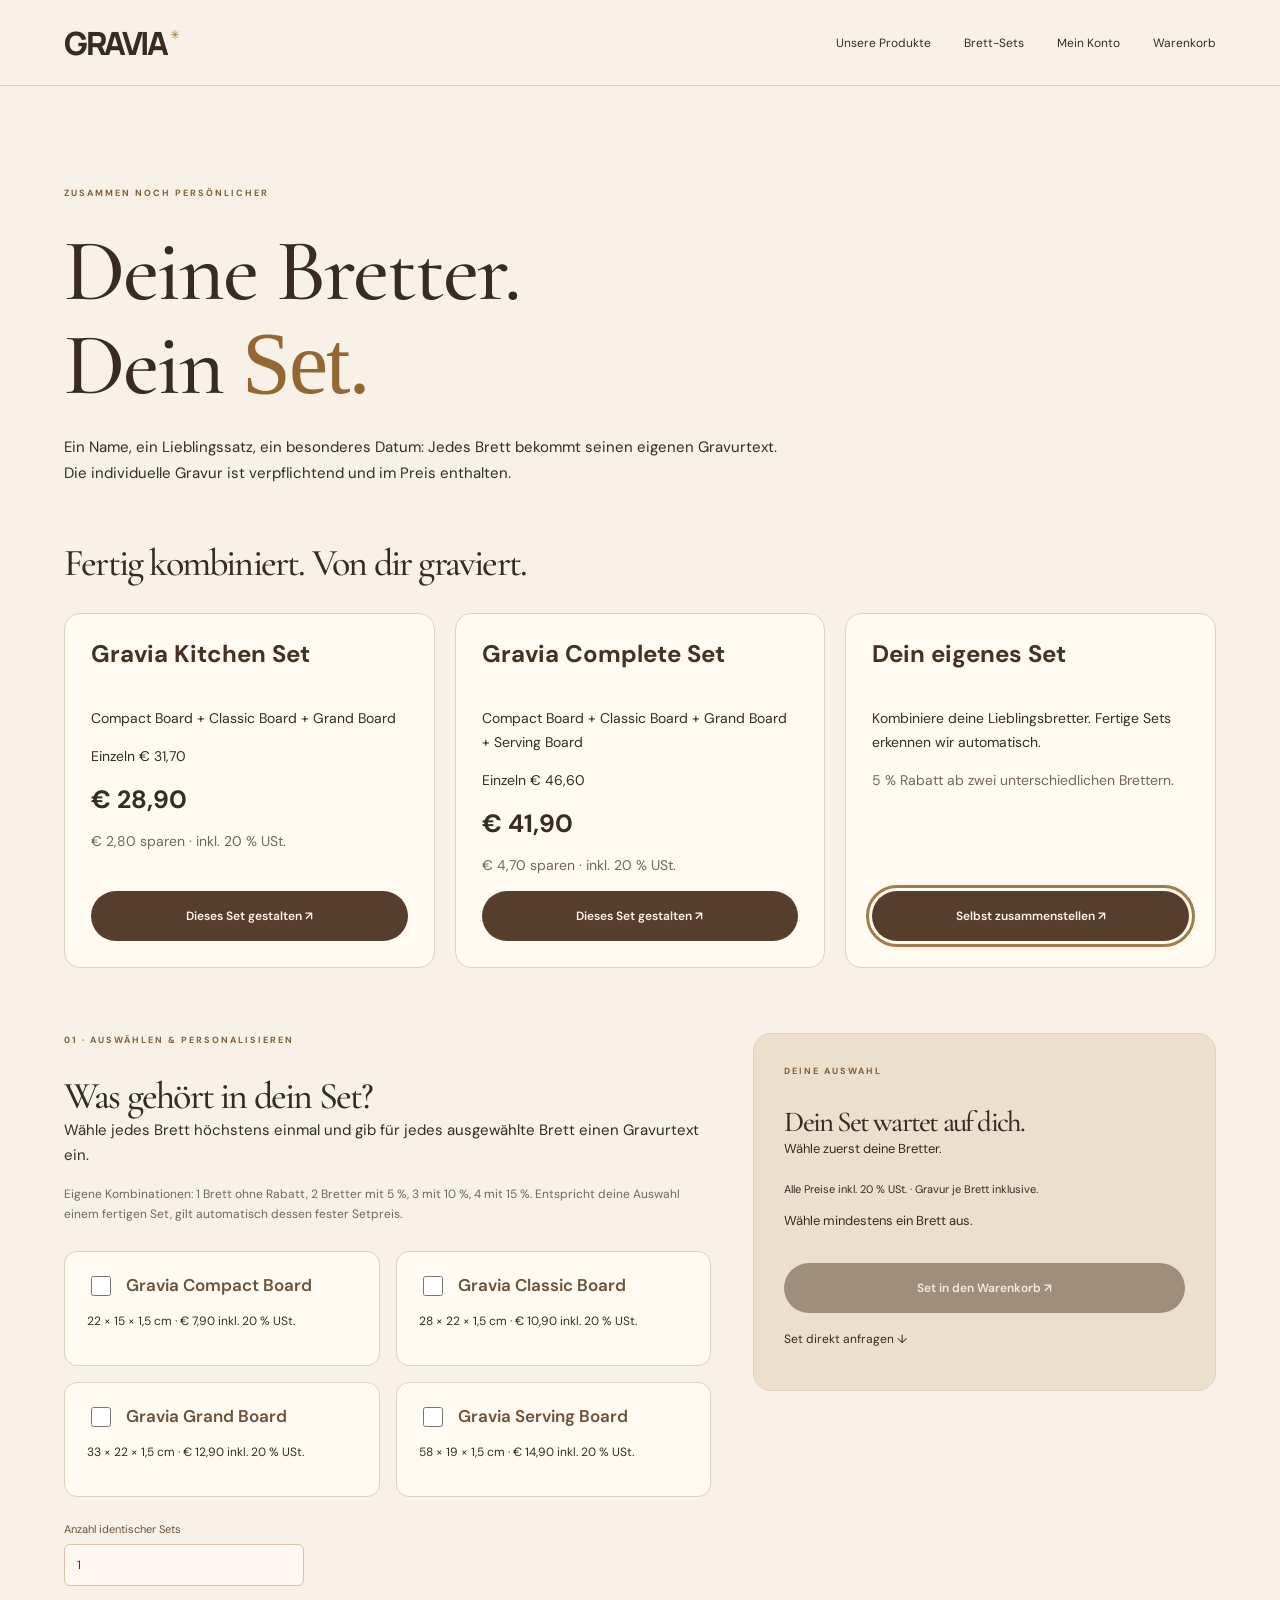
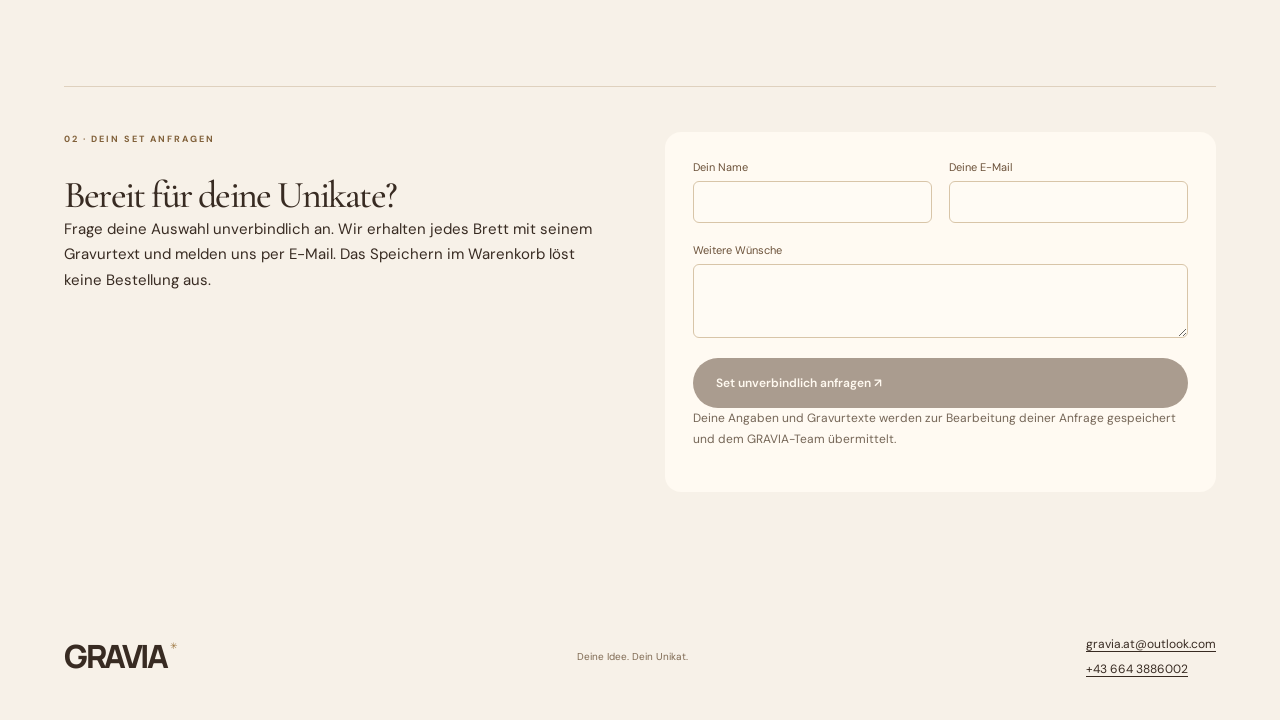
<file: website/sets.html>
<!DOCTYPE html>
<html lang="de">
<head>
  <meta charset="UTF-8"><meta name="viewport" content="width=device-width, initial-scale=1">
  <meta name="description" content="Dein Gravia Brett-Set: Kitchen Set, Complete Set oder deine eigene Kombination. Individuelle Gravur auf jedem Brett inklusive.">
  <title>Brett-Sets mit persönlicher Gravur — GRAVIA</title>
  <link rel="stylesheet" href="style.css"><link rel="stylesheet" href="sets.css">
</head>
<body>
<a class="skip-link" href="#main">Zum Inhalt springen</a>
<header class="header"><a class="logo" href="index.html">GRAVIA<span>✳</span></a><nav aria-label="Hauptnavigation"><a href="index.html#produkte">Unsere Produkte</a><a href="sets.html" aria-current="page">Brett-Sets</a></nav><button class="menu-toggle" aria-label="Menü öffnen" aria-expanded="false">☰</button></header>
<main id="main" class="section sets-page">
  <div class="sets-heading"><p class="eyebrow">ZUSAMMEN NOCH PERSÖNLICHER</p><h1>Deine Bretter.<br>Dein <em>Set.</em></h1><p>Ein Name, ein Lieblingssatz, ein besonderes Datum: Jedes Brett bekommt seinen eigenen Gravurtext. Die individuelle Gravur ist verpflichtend und im Preis enthalten.</p></div>
  <section aria-labelledby="preset-heading"><h2 id="preset-heading">Fertig kombiniert. Von dir graviert.</h2><div id="set-presets" class="set-presets"></div></section>
  <section id="konfigurator" class="set-builder" aria-labelledby="builder-heading">
    <div><p class="eyebrow">01 · AUSWÄHLEN & PERSONALISIEREN</p><h2 id="builder-heading">Was gehört in dein Set?</h2><p>Wähle jedes Brett höchstens einmal und gib für jedes ausgewählte Brett einen Gravurtext ein.</p><p class="set-hint">Eigene Kombinationen: 1 Brett ohne Rabatt, 2 Bretter mit 5 %, 3 mit 10 %, 4 mit 15 %. Entspricht deine Auswahl einem fertigen Set, gilt automatisch dessen fester Setpreis.</p>
      <form id="set-design-form"><div id="set-products" class="set-products"></div><label class="set-quantity" for="set-quantity">Anzahl identischer Sets<input id="set-quantity" type="number" min="1" max="1000" step="1" value="1" required></label></form>
    </div>
    <aside class="set-summary" aria-labelledby="set-title">
      <p class="eyebrow">DEINE AUSWAHL</p><h2 id="set-title">Dein Set wartet auf dich.</h2><p id="set-recognition" role="status" aria-live="polite">Wähle zuerst deine Bretter.</p>
      <ul id="set-selected"></ul>
      <dl id="set-prices" hidden><div><dt>Zwischensumme pro Set</dt><dd id="set-subtotal"></dd></div><div><dt id="set-discount-label">Rabatt</dt><dd id="set-discount"></dd></div><div class="set-total"><dt>Preis pro Set</dt><dd id="set-total"></dd></div><div><dt id="set-grand-label">Gesamt · 1 Set</dt><dd id="set-grand-total"></dd></div></dl>
      <p class="set-tax">Alle Preise inkl. 20 % USt. · Gravur je Brett inklusive.</p>
      <p id="set-engraving-status">Wähle mindestens ein Brett aus.</p>
      <button type="button" id="set-add" class="button dark" disabled>Set in den Warenkorb ↗</button><a href="#anfrage" class="text-link">Set direkt anfragen ↓</a>
      <p id="set-status" role="status" aria-live="polite">Set-Auswahl wird geladen …</p><a id="set-cart-link" class="text-link" href="warenkorb.html" hidden>Zum Warenkorb ↗</a>
    </aside>
  </section>
  <section id="anfrage" class="set-inquiry" aria-labelledby="set-inquiry-heading"><div><p class="eyebrow">02 · DEIN SET ANFRAGEN</p><h2 id="set-inquiry-heading">Bereit für deine Unikate?</h2><p>Frage deine Auswahl unverbindlich an. Wir erhalten jedes Brett mit seinem Gravurtext und melden uns per E-Mail. Das Speichern im Warenkorb löst keine Bestellung aus.</p></div>
    <form id="set-inquiry-form"><div class="form-row"><label>Dein Name<input name="name" minlength="2" maxlength="100" autocomplete="name" required></label><label>Deine E-Mail<input name="email" type="email" maxlength="254" autocomplete="email" required></label></div><label>Weitere Wünsche<textarea name="message" maxlength="2500" rows="3"></textarea></label><div hidden><input name="website" tabindex="-1" autocomplete="off"></div><button id="set-send" class="button dark" disabled>Set unverbindlich anfragen ↗</button><p class="set-hint">Deine Angaben und Gravurtexte werden zur Bearbeitung deiner Anfrage gespeichert und dem GRAVIA-Team übermittelt.</p><p id="set-inquiry-status" role="status" aria-live="polite"></p></form>
  </section>
  <noscript>Bitte aktiviere JavaScript, um dein Set auszuwählen und für jedes Brett eine Gravur einzugeben.</noscript>
</main>
<footer><a class="logo" href="index.html">GRAVIA<span>✳</span></a><p>Deine Idee. Dein Unikat.</p><address class="footer-contact"><a href="mailto:gravia.at@outlook.com">gravia.at@outlook.com</a><a href="tel:+436643886002">+43 664 3886002</a></address></footer>
<script src="boards.js"></script><script src="sets-core.js"></script><script src="script.js"></script><script src="shop.js"></script><script src="sets.js"></script>
</body></html>
</file>
<file: website/style.css>
@import url('https://fonts.googleapis.com/css2?family=DM+Sans:wght@400;450;500;550;600;650;700&family=Manrope:wght@400;500;600;650;700;750;800&family=Cormorant+Garamond:ital,wght@0,500;0,600;1,500;1,600&display=swap');
:root{--bg:#f7f6f2;--ink:#242a24;--muted:#77796f;--green:#426b45;--line:#dedfd6}*{box-sizing:border-box}html{scroll-behavior:smooth;scroll-padding-top:95px}body{margin:0;background:var(--bg);color:var(--ink);font-family:'DM Sans',sans-serif;font-size:15px}a{color:inherit;text-decoration:none}button,input,select,textarea{font:inherit}button,a,input,select,textarea{-webkit-tap-highlight-color:transparent}button,a{touch-action:manipulation}button{cursor:pointer}a:focus-visible,button:focus-visible{outline:3px solid #80a877;outline-offset:5px}.header{height:99px;max-width:1440px;margin:auto;padding:0 5%;display:flex;align-items:center;justify-content:space-between;border-bottom:1px solid var(--line)}.logo{font-family:'Manrope',sans-serif;font-size:32px;letter-spacing:-2px;font-weight:800}.logo span{font:12px 'DM Sans',sans-serif;vertical-align:top;display:inline-block;margin:6px 0 0 4px;letter-spacing:0}.header nav{display:flex;gap:33px;font-size:13px}.header nav a:hover,.text-link:hover{color:var(--green)}.nav-cta{border:1px solid #bbbfb2;padding:13px 20px;border-radius:5px;font-size:13px}.nav-cta span{margin-left:22px}.menu-toggle{display:none}.hero{max-width:1440px;margin:auto;display:grid;grid-template-columns:1fr 1fr;padding:54px 5% 55px;gap:45px;min-height:642px}.hero-copy{padding:20px 0 0}.eyebrow{font-size:10px;letter-spacing:1.65px;font-weight:700;display:flex;align-items:center;gap:9px;margin:0 0 25px}.dot{width:7px;height:7px;border-radius:50%;background:#64865a;display:inline-block}h1,h2,h3,p{margin-top:0}h1,h2{font-family:'Manrope',sans-serif;letter-spacing:-3.8px;font-weight:500}h1{font-size:clamp(58px,6.4vw,92px);line-height:1.09;margin-bottom:24px}em{font-style:normal;color:var(--green)}.intro{font-size:15px;line-height:1.9;color:#74766b;max-width:370px}.hero-actions{display:flex;gap:25px;align-items:center;margin-top:30px}.button{display:inline-flex;justify-content:space-between;align-items:center;gap:26px;padding:17px 21px;border-radius:4px;border:0;font-size:12px;font-weight:600;transition:background .2s,transform .2s}.button:hover{transform:translateY(-2px)}.dark{background:#293d2b;color:#fff}.dark:hover{background:#426b45}.light{background:var(--bg);color:var(--ink)}.text-link{font-size:12px;display:inline-flex;gap:16px;align-items:center;background:transparent;border:0;padding:0}.hero-note{display:flex;gap:14px;align-items:center;font-size:10px;color:#7e8075;line-height:1.6;margin-top:40px}.hero-note strong{font-weight:500;color:#494f43}.small-icon{font-size:37px;color:#6e8462}.hero-visual{position:relative;border-radius:7px;overflow:visible;min-height:490px;background:#918774}.hero-visual>img{position:absolute;inset:0;width:100%;height:100%;object-fit:cover;border-radius:7px;filter:brightness(.78) saturate(.65)}.visual-shade{position:absolute;inset:0;border-radius:7px;background:linear-gradient(180deg,#0002,transparent 40%,#1117)}.image-topline{position:absolute;left:26px;right:26px;top:26px;display:flex;justify-content:space-between;color:white;font-size:8px;letter-spacing:1.6px}.hero-image-caption{position:absolute;bottom:30px;left:30px;right:30px;color:white;display:flex;justify-content:space-between;align-items:end;font-size:29px;line-height:1.25;letter-spacing:-1px}.hero-image-caption a{border-radius:50%;width:45px;height:45px;background:#f7f6f2;color:#333;display:grid;place-items:center}.round-stamp{position:absolute;right:-20px;top:45%;background:#dce4bd;border:6px solid var(--bg);height:111px;width:111px;border-radius:50%;display:flex;flex-direction:column;align-items:center;justify-content:center;font-size:8px;line-height:1.05;letter-spacing:1.5px;transform:rotate(13deg);color:#42573c}.round-stamp span{font-size:30px;margin-top:5px}.values-strip{border-block:1px solid var(--line);display:flex;justify-content:space-between;padding:23px 8%;gap:20px;font-size:19px}.values-strip span{display:flex;align-items:center;gap:13px;color:#69805b}.values-strip b{font-size:11px;font-weight:500;color:#646a5d}.section{max-width:1440px;padding:85px 5%;margin:auto}.section-heading{display:flex;justify-content:space-between;align-items:end;margin-bottom:30px}.section-heading .eyebrow{margin-bottom:17px}h2{font-size:44px;line-height:1.2;letter-spacing:-2px;margin-bottom:0}h2>span{color:#85877b}.section-heading>p{font-size:12px;color:var(--muted);line-height:1.9;margin-bottom:5px}.filter-bar{display:flex;gap:9px;margin:35px 0 25px}.filter{background:transparent;border:1px solid #dcded3;color:#737969;border-radius:30px;padding:10px 18px;font-size:11px}.filter.active{background:#2d402d;color:#fff;border-color:#2d402d}.filter span{font-size:9px;opacity:.65;margin-left:8px}.product-grid{display:grid;grid-template-columns:repeat(4,1fr);gap:20px}.product[hidden]{display:none}.product-image{height:285px;display:block;position:relative;overflow:hidden;border-radius:5px}.tag{position:absolute;top:16px;left:14px;font-size:7px;letter-spacing:.8px;color:#5e6255;z-index:2}.product-arrow{position:absolute;bottom:13px;right:13px;background:#fff9;border-radius:50%;height:29px;width:29px;display:grid;place-items:center;transition:transform .2s}.product-image:hover .product-arrow{transform:rotate(45deg)}.product-meta{display:flex;justify-content:space-between;align-items:center;gap:5px;margin:18px 0 6px}.product-meta h3{font-size:14px;font-weight:550;letter-spacing:-.3px;margin:0}.product-meta>span{font-size:9px;color:#96998c}.product>p{font-size:10px;color:#858779;line-height:1.6;margin-bottom:15px}.category-label{font-size:7px;letter-spacing:1px;color:#646f58}.board-scene{background:#e8e3d8;perspective:700px}.board{width:64%;height:72%;position:absolute;top:19%;left:18%;border-radius:38% 38% 10px 10px / 17% 17% 10px 10px;background:repeating-linear-gradient(93deg,#c8955d22 0px,#e7bd8922 2px,#986b3022 3px,#d5a77022 8px),linear-gradient(100deg,#c39358,#e1b47b 45%,#c39156);transform:rotate(-14deg) rotateX(14deg);box-shadow:7px 16px 20px #6c4f3638,inset -4px -3px 0 #ab7b48}.board-hole{width:12px;height:12px;position:absolute;top:13px;left:calc(50% - 6px);background:#e8e3d8;border-radius:50%;box-shadow:inset 1px 2px 2px #704d39}.board>span{position:absolute;text-align:center;width:100%;top:41%;font-family:Georgia,serif;font-size:18px;color:#79562f}.board b{font-size:26px;font-style:italic;font-weight:400}.board small{display:block;font:5px sans-serif;letter-spacing:1px;margin-top:12px}.jewelry-scene{background:radial-gradient(ellipse at 30% 20%,#f3eee6,#ded5c9)}.necklace{position:absolute;width:180px;height:230px;left:50%;top:15px;transform:translateX(-50%) rotate(-13deg)}.chain{height:168px;width:124px;border:3px solid #ba9a58;border-top:0;border-radius:0 0 70% 65%;position:absolute;left:25px;top:0;box-shadow:2px 2px 2px #846d4120,inset 1px 0 1px #fff}.pendant{position:absolute;left:70px;top:159px;width:44px;height:49px;background:linear-gradient(120deg,#dfc988,#b69248 40%,#f4dfa4 70%,#bb934d);border-radius:50%;display:grid;place-items:center;font:25px Georgia;color:#8f722f;box-shadow:4px 7px 8px #58452133;border:2px solid #dbbf79}.cards-scene{background:#e4e7de;perspective:800px}.playing-cards{display:flex;position:absolute;top:66px;left:12%;width:80%;transform:rotate(-8deg)}.playing-card{height:119px;width:66px;flex-shrink:0;margin-left:-13px;border-radius:6px;background:#fffdf6;box-shadow:0 1px 5px #0002;padding:10px;font:18px Georgia;color:#384534;transform:rotate(-8deg)}.playing-card:nth-child(2){transform:rotate(-2deg)}.playing-card:nth-child(3){transform:rotate(4deg)}.playing-card:nth-child(4){transform:rotate(10deg)}.playing-card span{display:block;font-size:27px;text-align:center;margin-top:14px}.playing-card.red{color:#a65343}.card-holder{position:absolute;top:178px;left:10%;width:80%;height:53px;background:repeating-linear-gradient(0deg,#607653,#607653 2px,#6b805c 3px);transform:rotate(-8deg) skewX(-5deg);border-radius:5px 5px 10px 10px;box-shadow:5px 15px 14px #334a3425;border-top:8px solid #394b35}.card-holder span{color:#c8d0b7;font-size:8px;position:absolute;left:35%;top:16px;letter-spacing:2px}.custom-scene{background:#e8dfd5}.vase{position:absolute;top:82px;left:28%;width:45%;height:142px;display:flex;transform:rotate(-8deg);border-radius:18px 18px 27px 27px;background:#b56c4b;box-shadow:10px 18px 15px #653d3026;overflow:hidden;border-top:12px solid #a76546}.vase i{height:100%;flex:1;background:linear-gradient(90deg,#a76041,#c28c68 55%,#b17250);border-radius:8px}.custom-star{position:absolute;right:30px;top:60px;font-size:52px;color:#9e6346}.product-disclaimer{font-size:9px;color:#8a8d81;margin:24px 0 0}.process{border-top:1px solid var(--line)}.steps{display:grid;grid-template-columns:repeat(3,1fr);gap:45px;margin-top:50px}.steps article{border-top:1px solid #cbd1c0;padding-top:20px}.steps article>span{font-size:12px;color:#718065}.steps h3{font-weight:500;font-size:19px;margin:22px 0 12px}.steps p{font-size:13px;line-height:1.8;color:#7b8073;max-width:300px}.business{background:#2d402e;color:#f5f4eb;display:grid;grid-template-columns:1fr 1fr;gap:80px}.business .eyebrow{color:#b8c8a4}.business h2{font-size:54px}.business p:not(.eyebrow){font-size:13px;line-height:1.9;color:#c5cfbb;max-width:410px;margin:23px 0 28px}.business-art{position:relative;min-height:330px}.art-label,.art-caption{position:absolute;font-size:8px;letter-spacing:1.5px;color:#aabb98;left:15px;top:0}.art-caption{top:auto;bottom:0}.logo-tile{position:absolute;width:190px;height:210px;border-radius:6px;display:grid;place-content:center;box-shadow:8px 15px 25px #17231830}.tile-back{background:#a5b395;color:#384c33;left:12%;top:35px;transform:rotate(-15deg);font-size:30px;font-weight:700;line-height:1}.tile-front{background:repeating-linear-gradient(90deg,#d1ad7b,#d8b586 3px,#d1ad7b 5px);color:#66543e;left:40%;top:80px;transform:rotate(9deg);font-size:25px;letter-spacing:-1px;font-family:Georgia,serif}.tile-front span{font:6px 'DM Sans',sans-serif;letter-spacing:2px;margin-top:14px;text-align:center}.about{display:grid;grid-template-columns:1fr 1fr;gap:70px}.about h2{font-size:38px}.about-lead{font-size:20px;line-height:1.6;letter-spacing:-.5px}.about p:not(.eyebrow):not(.about-lead){font-size:13px;line-height:1.9;color:var(--muted)}.about-tags{display:flex;flex-wrap:wrap;gap:8px;margin-top:24px}.about-tags span{font-size:9px;border:1px solid #d9ddd0;padding:8px 10px;border-radius:20px}.contact{background:#e9ede1;display:grid;grid-template-columns:1fr 1fr;gap:70px}.contact h2{font-size:51px}.contact p:not(.eyebrow){font-size:13px;line-height:1.8;color:#717b65;margin-top:23px}.contact-star{font-size:83px;display:block;color:#647c52;margin-top:24px}.form-row{display:grid;grid-template-columns:1fr 1fr;gap:17px}label{display:block;font-size:11px;color:#49543f;margin-bottom:20px}input,select,textarea{display:block;width:100%;padding:12px 0;border:0;border-bottom:1px solid #bfc8b3;border-radius:0;background:transparent;font-size:12px;color:var(--ink);outline-offset:4px;margin-top:7px}textarea{resize:vertical}input::placeholder,textarea::placeholder{color:#929989}.contact form .form-note{font-size:10px;margin:16px 0 0;max-width:440px}.request-result{margin-top:25px;border-top:1px solid #bfc8b3;padding-top:20px}footer{display:flex;align-items:center;justify-content:space-between;gap:20px;padding:35px 5%;max-width:1440px;margin:auto}footer p,footer span,footer>a:last-child{font-size:10px;color:#7e8374;margin:0}footer .logo{font-size:26px}footer .logo span{font-size:9px}.menu-toggle{background:none;border:0;font-size:24px}@media(min-width:1500px){.business,.contact{border-radius:8px}}@media(max-width:1050px){.hero{gap:25px}.hero-actions{flex-wrap:wrap;gap:18px}.hero-visual{min-height:470px}.product-grid{grid-template-columns:repeat(2,1fr);gap:30px 20px}.product-image{height:340px}.board{width:55%;left:23%}.necklace{top:50px}.playing-cards{top:105px;left:25%}.card-holder{top:210px;left:15%;width:70%}.vase{top:105px;height:170px}.section-heading>p{max-width:240px}.business{gap:30px}.logo-tile{width:150px;height:185px}.about,.contact{gap:35px}.header nav{gap:20px}.values-strip{padding-inline:5%}}@media(max-width:700px){.header{height:77px}.header .logo{font-size:28px}.header nav{display:none;position:absolute;top:77px;left:0;right:0;z-index:10;background:var(--bg);padding:25px 5%;border-bottom:1px solid var(--line);flex-direction:column}.header nav.open{display:flex}.nav-cta{margin-left:auto;margin-right:15px;padding:10px 12px;font-size:10px}.nav-cta span{margin-left:9px}.menu-toggle{display:block}.hero{grid-template-columns:1fr;padding-top:28px;gap:32px}.hero-copy{padding-top:5px}h1{font-size:65px;letter-spacing:-3px}.eyebrow{font-size:8px}.intro{font-size:14px}.hero-note{margin-top:25px}.hero-visual{min-height:380px}.round-stamp{right:-10px;width:95px;height:95px}.values-strip{display:grid;grid-template-columns:1fr 1fr;gap:20px}.values-strip b{font-size:9px}.values-strip span{gap:9px}.section{padding:55px 5%}.section-heading{display:block}.section-heading>p{max-width:none;margin-top:22px}h2{font-size:36px}.filter-bar{gap:6px;flex-wrap:wrap}.filter{font-size:10px;padding:9px 12px}.product-grid{gap:27px 14px}.product-image{height:220px}.tag{font-size:5px;left:8px;top:12px;letter-spacing:.5px}.product-meta h3{font-size:12px}.product-meta>span{display:none}.product>p{font-size:10px}.category-label{font-size:6px}.board{width:69%;left:16%;height:73%;top:19%}.board>span{font-size:13px}.board b{font-size:19px}.board small{font-size:4px}.necklace{transform:translateX(-50%) rotate(-13deg) scale(.76);top:-9px}.playing-cards{left:9%;top:54px;transform:rotate(-8deg) scale(.78);transform-origin:left top}.card-holder{top:148px;left:10%;width:80%;height:39px;border-top-width:6px}.card-holder span{font-size:5px;left:27%;top:12px}.vase{top:64px;height:120px;width:51%;left:24%}.custom-star{font-size:34px;top:40px;right:16px}.steps{grid-template-columns:1fr;gap:20px;margin-top:30px}.steps h3{margin-top:15px}.steps p{max-width:none}.process .text-link{margin-top:23px}.business,.about,.contact{grid-template-columns:1fr;gap:32px}.business h2,.contact h2{font-size:45px}.business-art{min-height:290px}.logo-tile{width:160px;height:180px}.tile-front{top:70px;left:42%}.about h2{font-size:35px}.contact-star{display:none}.form-row{grid-template-columns:1fr;gap:0}footer{flex-wrap:wrap;gap:20px}footer>p{width:55%;text-align:right}footer>span{font-size:9px}footer>a:last-child{font-size:9px}}@media(prefers-reduced-motion:reduce){html{scroll-behavior:auto}*{transition:none!important}}

/* Lokale GRAVIA-Markenmotive in ihrem vollständigen Bildformat. */
.hero-visual.hero-brand{min-height:0;align-self:center;aspect-ratio:661 / 569;background:#e5dfd4;overflow:hidden}
.hero-visual.hero-brand>img{position:static;display:block;width:100%;height:auto;object-fit:contain;filter:none}
.hero-brand-link{position:absolute;right:20px;bottom:20px;width:43px;height:43px;display:grid;place-items:center;background:#f7f6f2e6;border:1px solid #ffffff70;border-radius:50%;font-size:24px;transition:background .2s}
.hero-brand-link:hover{background:#fff}
.about-brand-image{display:block;width:100%;height:auto;margin-top:30px;border-radius:6px}

/* GRAVIA — Editorial design system */
:root{--bg:#f8f7f3;--ink:#242b25;--muted:#666e60;--green:#486447;--line:#dedfd6}
body{background:var(--bg)}
.skip-link{position:fixed;top:-100px;left:20px;z-index:100;background:var(--ink);color:white;padding:15px}.skip-link:focus{top:15px}
.announcement{background:#283c2d;color:#e5e9dc;display:flex;justify-content:center;gap:28px;padding:11px 20px;font-size:10px;letter-spacing:.6px}.announcement a{color:#d6e9b3}.announcement a span{margin-left:8px}
.header{position:sticky;top:0;z-index:20;height:86px;max-width:none;background:#f8f7f3ed;backdrop-filter:blur(18px);padding-inline:max(5%,calc((100vw - 1296px)/2));transition:box-shadow .25s}.header.scrolled{box-shadow:0 5px 25px #25332409}.logo{letter-spacing:-2.5px}.logo span{color:#6b8458}.header nav{font-size:12px}.nav-cta{border-radius:30px;background:#293d2b;color:white;border-color:#293d2b;padding:13px 20px}.nav-cta:hover{background:#496747}
.hero{padding-top:68px;padding-bottom:66px;gap:36px;align-items:center;min-height:650px;position:relative}.hero-copy{padding-top:0}.hero-edition{display:block;font-size:9px;letter-spacing:2.3px;color:#68745e;margin-bottom:26px}.hero .eyebrow{font-size:9px;letter-spacing:1.3px;margin-bottom:23px}.hero h1{font-size:clamp(60px,6.8vw,94px);letter-spacing:-5px;line-height:1.08}.hero h1 em{font-family:Georgia,serif;font-style:italic;font-weight:400;letter-spacing:-4px}.hero .intro{font-size:15px;line-height:1.9;max-width:355px}.hero-actions{gap:20px}.button{border-radius:30px;padding:17px 23px;font-size:12px}.hero-note{margin-top:35px}.hero-visual.hero-brand{border-radius:180px 180px 18px 18px;box-shadow:0 22px 45px -25px #574a3438;border:1px solid #e6e0d6;isolation:isolate}.hero-visual.hero-brand>img{padding:30px 0 42px;background:#e4ddd1;mix-blend-mode:multiply}.image-label{position:absolute;top:32px;left:0;right:0;text-align:center;font-size:8px;letter-spacing:2px;color:#615e51;z-index:1}.image-footnote{position:absolute;bottom:27px;left:25px;font-size:10px;color:#625e51;letter-spacing:.4px}.hero-brand-link{width:39px;height:39px;bottom:17px}.values-strip{max-width:1296px;margin:auto;padding:24px 1%;font-size:22px}.values-strip b{font-size:11px}.section{padding-top:100px;padding-bottom:100px}.eyebrow{color:#526448;letter-spacing:2px;font-size:9px}h2{font-size:48px;letter-spacing:-2.3px;line-height:1.16}h2>span{color:#929686}.section-heading>p{font-size:13px}.filter-bar{margin:35px 0 30px;gap:10px}.filter{padding:12px 20px;font-size:12px;transition:background .2s,color .2s}.filter:not(.active):hover{background:#e9eddf;color:#35492d}.product-grid{gap:25px}.product{min-width:0}.product-image{height:300px;border-radius:13px;transition:box-shadow .3s,transform .3s}.product-image:hover{transform:translateY(-5px);box-shadow:0 17px 30px #3b412416}.tag{top:17px;left:14px;font-size:6px;padding:8px 10px;border-radius:20px;background:#ffffff75;letter-spacing:.65px}.product-arrow{height:35px;width:35px;bottom:15px;right:15px}.product-meta h3{font-size:15px}.product-meta{margin-top:21px}.product>p{font-size:11px;color:#626b59}.category-label{font-size:8px;letter-spacing:1.2px;color:#64715a}.product-disclaimer{font-size:10px;margin-top:30px;color:#707866}
.studio{display:grid;grid-template-columns:1.1fr 1fr;gap:85px;background:#eeeee7;border-block:1px solid #e0e1d7;align-items:center}.studio-preview{min-height:390px;display:flex;flex-direction:column;align-items:center;justify-content:space-between;border:1px solid #d9ddce;background:radial-gradient(ellipse at 50% 35%,#faf9f4,#e4e6da);border-radius:18px;padding:24px;overflow:hidden}.preview-top{display:flex;justify-content:space-between;gap:10px;width:100%;font-size:8px;letter-spacing:1px;color:#59654f}.live-badge{color:#567349}.preview-object{width:85%;min-height:175px;margin:55px 0;display:flex;flex-direction:column;justify-content:center;align-items:center;text-align:center;padding:22px;border-radius:20px;transform:rotate(-7deg);transition:background .3s,box-shadow .3s,color .3s;box-shadow:8px 22px 25px #51452a26}.preview-object.wood{background:repeating-linear-gradient(93deg,#bb8c5122 0px,#e7bd8922 3px,#986b3022 4px,#d5a77022 9px),linear-gradient(100deg,#cba16c,#e1bd8c 45%,#cfa773);color:#694d2b;border-bottom:5px solid #b78c59}.preview-object.metal{background:linear-gradient(120deg,#aaada9,#f0f0e9 35%,#bfc0b7 65%,#e2e4dd);color:#51584f;border-bottom:5px solid #9b9f96}.preview-object.print{background:repeating-linear-gradient(0deg,#647953 0,#647953 2px,#70845e 3px);color:#edf0e4;border-bottom:5px solid #485d3e}.preview-object>span{font:italic 30px Georgia,serif;overflow-wrap:anywhere;max-width:100%;line-height:1.3}.preview-object small{font-size:6px;letter-spacing:2px;margin-top:20px}.preview-note{font-size:9px;line-height:1.6;color:#707761;margin:0;text-align:center}.studio-controls>p:not(.eyebrow){font-size:13px;color:#66715e;line-height:1.9;max-width:360px;margin:22px 0}.studio-controls>label{display:flex;justify-content:space-between;margin-bottom:0}.studio-controls>label span{font-size:10px;color:#727b67}.studio-controls>input{padding:14px 16px;background:#ffffffa6;border:1px solid #cdd4c1;border-radius:8px;font-size:14px;margin-top:9px}.material-options{border:0;padding:0;margin:23px 0;display:flex;gap:10px;flex-wrap:wrap}.material-options legend{font-size:11px;margin-bottom:12px;color:#49543f}.material-options label{display:flex;align-items:center;gap:8px;position:relative;border:1px solid #ced5c1;border-radius:30px;padding:10px 14px;cursor:pointer;margin:0}.material-options label:has(input:checked){background:#fff;border-color:#536b42;box-shadow:0 0 0 1px #536b42}.material-options input{position:absolute;opacity:0;width:1px;height:1px;pointer-events:none}.material-options label:has(input:focus-visible){outline:3px solid #80a877;outline-offset:3px}.swatch{width:15px;height:15px;border-radius:50%;border:1px solid #0001}.wood-swatch{background:#cea46d}.metal-swatch{background:linear-gradient(120deg,#a4a8a0,#f3f4ee,#9da399)}.print-swatch{background:#6b8158}.studio-controls p.studio-hint{font-size:10px;margin:10px 0 0}
.steps{gap:25px}.steps article{border:1px solid #dfe2d6;border-radius:14px;padding:27px;background:linear-gradient(140deg,#fff9,#f0f1e9)}.steps article>span{font:32px 'Manrope',sans-serif;color:#899a7a;letter-spacing:-1px}.steps h3{font-size:18px;letter-spacing:-.4px}.steps p{font-size:12px;margin-bottom:0}.business{border-radius:20px;max-width:1296px;padding:65px 6%;background:radial-gradient(ellipse at 90% 0%,#4e6445,#293e30 65%);position:relative;overflow:hidden}.business h2{font-size:60px;font-weight:400}.business .button{margin-top:5px}.business-art{align-self:center}.about{align-items:center;gap:80px}.about-brand-image{border-radius:14px;margin-top:30px}.about-lead{font-size:23px;line-height:1.6}.about-tags span{font-size:10px}.about h2{font-size:40px}.faq{border-top:1px solid var(--line);display:grid;grid-template-columns:.85fr 1.15fr;gap:80px;padding-top:65px}.faq>div>p:not(.eyebrow){font-size:12px;color:#6a7460;line-height:1.8;margin-top:20px}.faq-list details{border-bottom:1px solid #d8ddce}.faq-list summary{cursor:pointer;list-style:none;padding:22px 35px 22px 0;font-size:14px;position:relative;font-weight:500}.faq-list summary::-webkit-details-marker{display:none}.faq-list summary:after{content:'+';position:absolute;right:3px;top:18px;font-size:22px;font-weight:400;color:#607550}.faq-list details[open] summary:after{content:'−'}.faq-list details p{font-size:13px;line-height:1.9;color:#6c7562;padding-right:25px;margin:0 0 22px}.faq-list summary:focus-visible{outline:2px solid #6a805b;outline-offset:4px}
.contact{background:#e8eddf;border-radius:24px 24px 0 0;gap:70px;align-items:start}.contact h2{font-size:56px}.contact h2 em{font:italic 1.12em Georgia,serif}.contact-promise{display:flex;gap:17px;align-items:center;margin-top:40px}.contact-promise>span{display:grid;place-items:center;height:46px;width:46px;border:1px solid #b4c2a4;border-radius:50%;font-size:24px}.contact .contact-promise p{font-size:11px;margin:0}#inquiry-form{background:#ffffffa3;border:1px solid #fff;border-radius:17px;padding:30px;box-shadow:0 12px 45px #38492a06}.contact .form-title{display:flex;justify-content:space-between;color:#34422d;font-size:18px;letter-spacing:-.4px;margin:0 0 28px}input,select,textarea{border:1px solid #d3dbc9;background:#fff9;padding:12px;border-radius:6px}input:focus,select:focus,textarea:focus{outline:2px solid #708c60;border-color:transparent}.contact form .form-note{font-size:10px;color:#666f5e}.contact form .button{width:100%}.request-result textarea{font-size:12px;line-height:1.7}footer{padding-block:42px}footer .logo{font-size:32px}
.reveal{transition:opacity .65s ease,translate .65s ease}.reveal.pending{opacity:0;translate:0 22px}
@media(min-width:1450px){.contact{max-width:1296px}.studio{border-radius:20px;max-width:1296px;padding-inline:6%}}
@media(max-width:1100px){.header nav{gap:18px}.hero h1{font-size:70px;letter-spacing:-4px}.hero-actions{gap:16px}.product-image{height:330px}.studio{gap:40px}.section{padding-top:70px;padding-bottom:70px}.business{margin-inline:3%;padding:55px 5%}.faq{gap:40px}.contact{gap:35px}#inquiry-form{padding:24px}.contact h2{font-size:45px}}
@media(max-width:700px){.announcement{font-size:8px;gap:15px;padding:10px}.header{height:73px}.header nav{top:73px;background:#f8f7f3}.nav-cta{font-size:9px;padding:10px 12px}.hero{padding-top:37px;padding-bottom:35px;gap:33px;min-height:0}.hero-edition{font-size:8px;margin-bottom:20px}.hero h1{font-size:clamp(53px,12vw,76px);letter-spacing:-3px}.hero h1 em{letter-spacing:-2px}.hero .eyebrow{font-size:8px}.hero .intro{font-size:14px}.hero-actions{flex-wrap:wrap}.hero-visual.hero-brand{border-radius:140px 140px 14px 14px;max-width:480px;width:100%;margin:auto;aspect-ratio:auto}.hero-note{margin-top:24px}.image-label{font-size:7px;top:24px}.image-footnote{font-size:9px;left:20px}.values-strip{margin:0 5%;padding:19px 0}.values-strip b{font-size:9px}.section{padding-top:55px;padding-bottom:55px}h2{font-size:36px}.product-grid{gap:28px 14px}.product-image{height:225px}.tag{font-size:5px;padding:6px;left:7px;top:11px}.product-meta h3{font-size:12px}.product>p{font-size:10px}.category-label{font-size:6px}.product-arrow{width:28px;height:28px;right:10px;bottom:10px}.filter-bar{gap:6px;margin:25px 0}.filter{padding:10px 13px;font-size:10px}.studio{grid-template-columns:1fr;gap:30px}.studio-preview{min-height:310px;padding:20px;order:2}.preview-object{margin:38px 0;min-height:150px}.studio-controls h2 br{display:none}.studio-controls>p:not(.eyebrow){max-width:none}.studio-controls .button{width:100%}.preview-object>span{font-size:27px}.steps{gap:13px}.steps article{padding:22px}.steps h3{margin-top:15px}.steps article>span{font-size:27px}.business{border-radius:16px;margin-inline:4%;padding:38px 6%}.business h2{font-size:47px}.business-art{min-height:290px}.about{gap:28px}.about-lead{font-size:20px}.about h2{font-size:35px}.faq{grid-template-columns:1fr;gap:20px}.faq-list summary{font-size:13px}.contact{gap:30px;border-radius:18px 18px 0 0}.contact h2{font-size:44px}.contact-promise{margin-top:20px}#inquiry-form{padding:22px 18px}.form-row{grid-template-columns:1fr}.contact .form-title{font-size:17px}input,select,textarea{font-size:16px}.contact form .form-note{font-size:10px}footer{padding-top:30px;padding-bottom:30px}}
@media(prefers-reduced-motion:reduce){.reveal.pending{opacity:1;translate:none}.reveal{transition:none}}

/* Warm wood, brushed gold and contemporary editorial typography. */
:root{--bg:#f7f1e8;--ink:#382b22;--muted:#756657;--green:#936632;--line:#dfd1be;--wood:#62442e;--gold:#a1763b}
body{background:var(--bg);color:var(--ink)}
h1,h2{font-family:'Cormorant Garamond',Georgia,serif;font-weight:500;letter-spacing:-1.8px}
h3{color:#443225}h2>span{color:#8b7662}em{color:#936632}
.announcement{background:#493426;color:#f6ebda}.announcement a{color:#e3c18b}
.header{background:#f7f1e8ed;border-color:#dfd1be}.header.scrolled{box-shadow:0 5px 25px #5133190c}.logo span{color:#9b743d}
.nav-cta,.dark{background:#573e2c;border-color:#573e2c;color:#fff8ed}.nav-cta:hover,.dark:hover{background:#765338}.light{background:#fcf5e9;color:#493426}
.eyebrow,.hero-edition{color:#806039}.dot{background:#a77e43}.small-icon{color:#a5814e}.hero-note,.hero-note strong{color:#79634d}
.hero h1{font-size:clamp(68px,7.4vw,105px);letter-spacing:-3px;line-height:.98}.hero h1 em,.contact h2 em{font-family:'Cormorant Garamond',Georgia,serif;font-weight:500;font-style:italic;letter-spacing:-2px}.hero h1 em{font-size:1.04em}.hero .intro{color:#796a5c}.hero{gap:44px;min-height:620px}
.hero-visual.hero-brand{aspect-ratio:auto;border-radius:18px;border-color:#e0d1bd;background:#e9dfcf;box-shadow:0 25px 55px -30px #67442450}
.hero-visual.hero-brand>img{display:block;padding:0;margin:52px 0 58px;width:100%;height:auto;mix-blend-mode:normal;background:transparent;border-radius:0}
.image-label{color:#776044;top:23px;letter-spacing:2.4px}.image-footnote{color:#725c43;bottom:25px}.hero-brand-link{background:#fff7e7;color:#62442e}
.values-strip span{color:#a17d49}.values-strip b{color:#75634e}.section-heading>p,.product>p,.product-disclaimer{color:#786b5c}.category-label{color:#8a673a}.filter{color:#796247;border-color:#deceb7}.filter.active{background:#60452f;border-color:#60452f}.filter:not(.active):hover{background:#ecdfcb;color:#60452f}
.product-image{border:1px solid #5e39290a}.board-scene{background:#ece0cd}.jewelry-scene{background:radial-gradient(ellipse at 30% 20%,#fbf1df,#e6d5bb)}.cards-scene{background:#e9e1d5}.custom-scene{background:#e5d7c6}.tag{color:#69523c;background:#fff9edb5}.product-arrow{color:#66472d;background:#fff9edbf}
.studio{background:#eee3d3;border-color:#e0d1bb}.studio-preview{background:radial-gradient(ellipse at 50% 35%,#fbf4e9,#e8d9c3);border-color:#dcccaf}.preview-top,.live-badge,.preview-note{color:#795c3a}.studio-controls>p:not(.eyebrow),.studio-controls>label span{color:#796752}.studio-controls>input{background:#fff9ef;border-color:#cfbda1}.material-options legend{color:#674d34}.material-options label{border-color:#d0bb9b;color:#6a5138}.material-options label:has(input:checked){background:#fff8eb;border-color:#9a7547;box-shadow:0 0 0 1px #9a7547}
.steps article{border-color:#dfcfb8;background:linear-gradient(140deg,#fffaf1,#f0e5d5)}.steps article>span{color:#a7804c;font-family:'Cormorant Garamond',Georgia,serif;font-size:42px}.steps p{color:#7b6956}
.business{background:radial-gradient(ellipse at 90% 0%,#775a3d,#402d21 70%);color:#fff1da}.business .eyebrow{color:#e2bf87}.business p:not(.eyebrow){color:#e1cdb0}.art-label,.art-caption{color:#d4b382}.tile-back{background:#bca17a;color:#4e3825}.business h2{letter-spacing:-1px}.about p:not(.eyebrow):not(.about-lead){color:#786957}.about-tags span{border-color:#ddcbb1;color:#765b3f}.about-lead{color:#58412e}.about-brand-image{border:1px solid #e0d1bb}
.gratitude{display:grid;grid-template-columns:1.15fr 1fr;gap:75px;align-items:center;padding-top:15px;padding-bottom:90px}.gratitude-image{margin:0}.gratitude-image img{display:block;width:100%;height:auto;border-radius:16px;box-shadow:0 15px 40px -22px #573b2650}.gratitude-copy h2{font-size:54px;line-height:1.05}.gratitude-copy h2 em{font-style:italic}.gratitude-copy>p:not(.eyebrow){font-size:14px;line-height:1.9;color:#7c6853;max-width:360px;margin:23px 0}.gratitude-copy .text-link{padding-bottom:8px;border-bottom:1px solid #c9b18b;color:#785732;margin-top:5px}
.faq-list details{border-color:#deceb8}.faq-list summary:after{color:#946d39}.faq-list details p,.faq>div>p:not(.eyebrow){color:#7b6853}.contact{background:#ecdfcb}.contact p:not(.eyebrow){color:#7c654d}.contact-promise>span{border-color:#c9ad84;color:#866036}#inquiry-form{background:#fffaf1bd;border-color:#fff7e9;box-shadow:0 12px 45px #6b462009}.contact .form-title{color:#60452f}.contact form .form-note{color:#796752}label{color:#6b5139}input,select,textarea{border-color:#d8c5a8;background:#fffcf6a6;color:#483525}input::placeholder,textarea::placeholder{color:#8b7964}input:focus,select:focus,textarea:focus{outline-color:#a9844e}.request-result{border-color:#d0b996}footer p,footer span,footer>a:last-child{color:#7e6952}
a:focus-visible,button:focus-visible,.faq-list summary:focus-visible,.material-options label:has(input:focus-visible){outline-color:#a77d42}
@media(max-width:1100px){.hero h1{font-size:76px}.hero{gap:30px}.gratitude{gap:40px}.gratitude-copy h2{font-size:46px}}
@media(max-width:700px){.header nav{background:#f7f1e8}.hero{min-height:0;gap:30px}.hero h1{font-size:clamp(61px,13.5vw,86px);letter-spacing:-2px}.hero h1 em{letter-spacing:-1.8px}.hero-visual.hero-brand{border-radius:14px}.hero-visual.hero-brand>img{margin:45px 0 52px}.image-label{top:20px}.image-footnote{bottom:22px}h2{font-size:41px;letter-spacing:-1px}.about h2{font-size:39px}.contact h2{font-size:48px}.gratitude{grid-template-columns:1fr;gap:30px;padding-top:0;padding-bottom:55px}.gratitude-copy h2{font-size:45px}.gratitude-copy>p:not(.eyebrow){max-width:none;font-size:13px}.gratitude-image img{border-radius:12px}.steps article>span{font-size:35px}}

/* Inquiry feedback */
#inquiry-form .form-trap { display: none !important; }
.inquiry-status { overflow-wrap: anywhere; line-height: 1.6; }
.inquiry-status:empty { display: none; }
.inquiry-status[data-state="success"] { border-left: 3px solid #386247; padding: 12px 16px; background: #edf5ee; color: #244b30; }
.inquiry-status[data-state="error"] { border-left: 3px solid #983e2d; padding: 12px 16px; background: #fff0ea; color: #823424; }
#inquiry-form button:disabled { opacity: .65; cursor: wait; }

/* Product personalization */
.wood-product-photo{width:100%;height:100%;object-fit:contain;background:#2d2d2d}
.personalize{max-width:1440px;margin:auto;padding-top:40px}
.back-products{display:inline-block;margin-bottom:36px}
.personalize-grid{display:grid;grid-template-columns:1.15fr 1fr;gap:64px;align-items:start}
.personalize-controls h1{font-size:clamp(34px,4vw,56px);letter-spacing:-2px;line-height:1.1;margin-bottom:22px}
.personalize-controls>p:not(.eyebrow){line-height:1.8;color:var(--muted)}
.personalize-controls label{display:flex;justify-content:space-between;font-size:13px;font-weight:600;margin:22px 0 10px}
.personalize-controls input,.personalize-controls select{width:100%;padding:15px;border:1px solid var(--line);border-radius:6px;background:#fff;color:var(--ink)}
.personalize-controls input:focus,.personalize-controls select:focus{outline:2px solid var(--green);outline-offset:3px}
.personalize-controls .button{margin-top:28px;width:100%}
.personalize-visual{position:relative;aspect-ratio:870/570;display:grid;place-items:center;background:#e6e1d7;border-radius:12px;overflow:hidden}
.personalize-visual img{width:100%;height:100%;object-fit:contain}
.personalize-visual [hidden]{display:none!important}
#personal-text{position:absolute;top:50%;left:50%;width:62%;text-align:center;transform:translate(-50%,-50%);font-size:clamp(13px,2.4vw,32px);overflow-wrap:anywhere;line-height:1.1;color:#4a2a17;font-family:Georgia,serif}
.personalize-visual[data-product="wood"] #personal-text{transform:translate(-50%,-50%) rotate(-23deg) skewX(10deg);text-shadow:0 1px #ffffff35}
#personal-text[data-font="modern"]{font-family:'DM Sans',sans-serif;font-weight:600}
#personal-text[data-font="script"]{font-family:Georgia,serif;font-style:italic}
#product-shape{width:75%;height:55%;background:#65836f;border-radius:18px;box-shadow:8px 16px 0 #3f5b48,0 30px 35px #242a2425}
.personalize-visual[data-product="jewelry"]{background:#ece4d6}
.personalize-visual[data-product="jewelry"] #product-shape{width:52%;height:70%;border-radius:50%;background:linear-gradient(120deg,#a77a31,#f6dda0 45%,#c09449);box-shadow:3px 7px 0 #95723d,0 24px 30px #242a2425}
.personalize-visual[data-product="jewelry"] #personal-text{width:42%;color:#624820}
.personalize-visual[data-product="cards"] #product-shape{height:30%;border-top:10px solid #334738;border-radius:8px}
.personalize-visual[data-product="cards"] #personal-text,.personalize-visual[data-product="custom"] #personal-text{color:#f7f1e8}
#design-summary{background:#eeeee7;color:var(--ink)}
@media(max-width:760px){.personalize-grid{grid-template-columns:1fr;gap:32px}.personalize{padding-top:25px}.personalize-controls h1{font-size:36px}.personalize-visual #personal-text{font-size:clamp(14px,4vw,28px)}}

/* Gravia Mark variants */
.mark-product-photo{width:100%;height:100%;object-fit:cover}
#mark-options[hidden],#engraving-controls[hidden]{display:none}
.mark-tagline{margin-top:25px;font-family:Georgia,serif;font-style:italic;font-size:21px}
.variant-options{border:0;padding:0;margin:26px 0}
.variant-options legend{font-size:14px;font-weight:600;margin-bottom:12px}
.shape-options,.chain-options{display:grid;grid-template-columns:repeat(3,minmax(0,1fr));gap:10px}
.chain-options{grid-template-columns:repeat(2,minmax(0,1fr))}
.personalize-controls .variant-options label{position:relative;display:block;margin:0;cursor:pointer}
.variant-options input[type="radio"]{position:absolute;opacity:0;width:1px;height:1px;padding:0}
.variant-options label>span{display:flex;flex-direction:column;align-items:center;gap:10px;padding:10px;border:1px solid #d8c5a8;border-radius:8px;background:#fffaf3;text-align:center;height:100%}
.shape-options img{width:100%;height:95px;object-fit:contain;background:#2d2d2d;border-radius:5px}
.variant-options input:checked+span{border-color:#785732;box-shadow:0 0 0 1px #785732;background:#efe1ca}
.variant-options input:focus-visible+span{outline:3px solid #a77d42;outline-offset:3px}
.chain-options label>span{padding:16px 8px}
.mark-price{border-top:1px solid var(--line);border-bottom:1px solid var(--line);padding:20px 0}
.mark-price strong{font-size:28px;font-weight:600}.mark-price p{margin:8px 0 0;color:var(--muted);font-size:13px}
.personalize-visual[data-product="jewelry"]{aspect-ratio:1;background:#2d2d2d}
.personalize-visual[data-product="jewelry"] #personal-text{top:66%;width:36%;color:#444;transform:translate(-50%,-50%);font-size:clamp(14px,2vw,26px);text-shadow:0 1px #ffffff80}
.personalize-visual[data-product="jewelry"][data-shape="heart"] #personal-text{top:65%;width:40%}
.personalize-visual[data-product="jewelry"][data-shape="round"] #personal-text{top:67%;width:45%}
.personalize-visual #personal-text[hidden]{display:none}
@media(max-width:760px){.personalize-visual[data-product="jewelry"] #personal-text{font-size:clamp(14px,4vw,25px)}}

/* Extended engraving controls */
#personal-text{white-space:pre-line}
#personal-text[data-font="book"]{font-family:Palatino,'Palatino Linotype','Book Antiqua',serif}
#personal-text[data-font="mono"]{font-family:'Courier New',Courier,monospace}
#personal-text[data-font="bold"]{font-family:Arial,Helvetica,sans-serif;font-weight:900;letter-spacing:.025em}
#personal-text[data-font="rounded"]{font-family:'Trebuchet MS','Arial Rounded MT Bold',sans-serif;letter-spacing:.04em}
.design-settings{display:grid;grid-template-columns:1fr 1fr;gap:0 16px}
.design-settings>div:first-child{grid-column:1/-1}
.personalize-controls input[type="range"]{padding:8px 0;accent-color:#785732;border:0;background:transparent}
.reset-design{margin-top:22px;text-decoration:underline;text-underline-offset:4px}
#personal-quantity{max-width:150px}

/* Dedicated engraving design studio */
.editor-title{font-size:clamp(32px,5vw,56px);letter-spacing:-1.5px;margin-bottom:35px}
.editor-page .personalize-grid{grid-template-columns:1.2fr 1fr;gap:40px}
.editor-page .personalize-grid>div:first-child{position:sticky;top:115px}
.editor-page #product-title{font-size:32px}
.editor-instruction{font-size:14px;line-height:1.6;margin-top:18px}
.editor-page .personalize-visual .movable{position:absolute;touch-action:none;cursor:grab;user-select:none;transform:translate(-50%,-50%) rotate(var(--editor-rotation,0deg))!important;margin-top:0!important;border:1px dashed transparent;border-radius:4px;padding:5px}
.editor-page .personalize-visual .movable:active{cursor:grabbing}
.editor-page .personalize-visual .selected-element{border-color:#a77d42}
.editor-page #editor-symbols{width:max-content;max-width:65%;overflow-wrap:anywhere;color:#4a2a17;font-family:Georgia,serif;line-height:1.1;text-align:center}
.editor-page [data-product="jewelry"] #editor-symbols{color:#444}
.editor-page [data-product="cards"] #editor-symbols,.editor-page [data-product="custom"] #editor-symbols{color:#fffaf3}
.editor-tools{margin:28px 0;padding:22px;border:1px solid #d8c5a8;border-radius:12px;background:#fffaf3}
.editor-tools h2{font-size:26px;letter-spacing:-.5px;margin-bottom:10px}
.editor-tools p{font-size:13px;line-height:1.6}
.symbol-palette{display:grid;grid-template-columns:repeat(6,1fr);gap:8px;margin:18px 0}
.symbol-palette button{border:1px solid #d8c5a8;border-radius:7px;background:#f7f1e8;min-height:44px;font-size:25px;color:#483525}
.symbol-palette button:hover{background:#efe1ca}
#editor-status:empty{display:none}
.editor-page #personal-position{opacity:.5}
@media(max-width:760px){.editor-page .personalize-grid{grid-template-columns:1fr}.editor-page .personalize-grid>div:first-child{position:static}.editor-tools{padding:16px}}

/* Product chooser in the homepage studio */
.studio-controls select{width:100%;padding:14px;border:1px solid #d8c5a8;border-radius:7px;background:#fffaf1;color:#483525;font:inherit}
.studio-controls #use-design{margin-top:24px}
#studio-mark-options[hidden]{display:none}
.home-product-preview{position:relative;width:100%;aspect-ratio:870/570;margin-top:26px;border-radius:12px;overflow:hidden;background:#2d2d2d;display:grid;place-items:center}
.home-product-preview img{width:100%;height:100%;object-fit:contain;position:absolute;inset:0}
.home-product-preview [hidden]{display:none!important}
.home-product-preview #engraving-preview{position:absolute;left:50%;top:50%;width:62%;transform:translate(-50%,-50%) rotate(-23deg);font-family:Georgia,serif;font-style:italic;font-size:clamp(16px,2vw,28px);line-height:1.15;text-align:center;overflow-wrap:anywhere;color:#4a2a17}
.home-product-preview[data-product="jewelry"]{aspect-ratio:1}
.home-product-preview[data-product="jewelry"] #engraving-preview{top:65%;width:35%;transform:translate(-50%,-50%);color:#444}
.home-product-preview[data-product="cards"],.home-product-preview[data-product="custom"]{background:#e6e1d7}
#studio-shape{width:75%;height:55%;background:#65836f;border-radius:16px;box-shadow:5px 10px #3f5b48}
.home-product-preview[data-product="cards"] #studio-shape{height:30%;border-top:8px solid #334738;border-radius:6px}
.home-product-preview[data-product="cards"] #engraving-preview,.home-product-preview[data-product="custom"] #engraving-preview{transform:translate(-50%,-50%);color:#fffaf3}
.studio-product-name{text-align:center;margin:20px 0 12px;font-weight:600;font-size:14px}

/* Account and saved personalized products */
.shop-page { min-height: 70vh; padding-top: 150px; }
.shop-page h1 { font-size: clamp(2.6rem, 6vw, 5rem); margin-bottom: 24px; }
.account-grid { display: grid; grid-template-columns: repeat(2, minmax(0, 1fr)); gap: 28px; margin-top: 36px; }
.shop-card, .cart-item { padding: 32px; border: 1px solid #d9cdbd; border-radius: 16px; background: #fffaf3; margin: 24px 0; }
.shop-card h2, .cart-item h2 { margin-bottom: 20px; font-size: 1.6rem; }
.shop-card label, .cart-item label { display: grid; gap: 8px; margin: 20px 0; }
.shop-card input, .cart-item input { width: 100%; padding: 14px; border: 1px solid #cbbda8; border-radius: 6px; background: white; font: inherit; }
.cart-item input { max-width: 140px; }
.cart-design { white-space: pre-wrap; overflow-wrap: anywhere; margin: 16px 0; }
.cart-actions { display: flex; gap: 24px; align-items: center; flex-wrap: wrap; }
.shop-note { margin-top: 28px; max-width: 760px; }
#shop-status { margin: 18px 0; }
button:disabled { opacity: .6; cursor: wait; }
[hidden] { display: none !important; }
@media (max-width: 760px) { .account-grid { grid-template-columns: 1fr; gap: 0; } .shop-card, .cart-item { padding: 22px; } }
@media (min-width: 701px) and (max-width: 1100px) {
  .header nav { display: none; position: absolute; top: 86px; left: 0; right: 0; padding: 24px 5%; background: #f7f1e8; flex-direction: column; border-bottom: 1px solid #dfd1be; }
  .header nav.open { display: flex; }
  .header .menu-toggle { display: block; }
  .header .nav-cta { margin-left: auto; margin-right: 18px; }
}

/* Product thumbnails stay alongside the saved design on larger screens. */
.cart-item { display: grid; grid-template-columns: 240px minmax(0, 1fr); gap: 32px; align-items: start; }
.cart-item-content { min-width: 0; }
.cart-picture { position: relative; overflow: hidden; aspect-ratio: 4 / 3; border-radius: 12px; background: #f0e5d5; }
.cart-picture img { display: block; width: 100%; height: 100%; object-fit: contain; }
.cart-picture-cards { background: #e2e8dc; }
.cart-picture-custom { background: #e9dfd3; }
.cart-illustration { position: absolute; inset: 0; }
.cart-playing-cards { position: absolute; left: 22%; top: 17%; display: flex; transform: rotate(-8deg); }
.cart-playing-cards span { width: 48px; height: 80px; margin-left: -8px; border: 1px solid #d2cbbc; border-radius: 6px; padding: 9px; background: #fffaf1; color: #34362f; font: 20px Georgia, serif; box-shadow: 0 3px 8px #35241118; }
.cart-playing-cards span:nth-child(2) { color: #ac4841; transform: translateY(-6px); }
.cart-card-holder { position: absolute; left: 14%; right: 14%; top: 57%; height: 27%; border-top: 7px solid #66754f; border-radius: 5px 5px 12px 12px; background: #8b9a72; text-align: center; padding-top: 10px; color: #fffaf1; font-size: 9px; letter-spacing: 2px; transform: rotate(-8deg); box-shadow: 0 9px 12px #35241118; }
.cart-vase { position: absolute; width: 40%; height: 62%; top: 16%; left: 30%; border-radius: 22% 22% 35% 35%; background: repeating-linear-gradient(90deg, #b67e5e 0, #d8aa87 5px, #c48e6b 10px); box-shadow: 9px 12px 15px #51331922; }
.cart-vase::before { content: ''; position: absolute; top: -4%; left: 0; width: 100%; height: 13%; border-radius: 50%; background: #78523e; border: 5px solid #c99673; }
.cart-picture-caption { position: absolute; bottom: 7px; left: 0; right: 0; text-align: center; font-size: 9px; color: #655746; }
@media (max-width: 760px) {
  .cart-item { grid-template-columns: minmax(0, 1fr); gap: 22px; }
  .cart-picture { width: 100%; max-width: 300px; }
}

.professional-entry { margin: 24px 0; padding: 20px; border: 1px solid var(--line); border-radius: 10px; background: #f3eee5; }
.professional-entry .eyebrow { margin-bottom: 8px; }
.personalize-controls .professional-entry .button { margin-top: 4px; }
.professional-entry .studio-hint { margin-bottom: 0; }

/* Board catalog prices and dimensions. */
.product .board-price{font-size:16px;color:var(--ink);margin:10px 0}.board-price small{font-size:11px;font-weight:400}.product .board-dimensions{font-weight:600}.personalize-controls .board-price{line-height:1.7;padding:14px 0;border-block:1px solid var(--line)}

/* Direct company contact links. */
.contact-details{display:flex;flex-direction:column;gap:16px;margin-top:28px;font-style:normal}.contact-details a{display:block;width:fit-content;font-size:clamp(15px,2vw,19px);overflow-wrap:anywhere;text-decoration:underline;text-underline-offset:4px}.contact-details a span{display:block;font-size:11px;letter-spacing:1px;text-transform:uppercase;margin-bottom:6px;color:var(--muted)}.footer-contact{display:flex;flex-direction:column;gap:9px;font-style:normal;font-size:12px;overflow-wrap:anywhere}.footer-contact a{text-decoration:underline;text-underline-offset:3px}footer{flex-wrap:wrap;gap:24px}.contact-details a:focus-visible,.footer-contact a:focus-visible{outline:2px solid currentColor;outline-offset:5px}
</file>
<file: website/sets.css>
.sets-page{max-width:1440px;margin:auto}.sets-heading{max-width:720px;margin-bottom:55px}.sets-heading h1{font-size:clamp(48px,7vw,88px);line-height:1.04;letter-spacing:-2px;margin:15px 0 24px}.sets-heading h1 em{font-family:Georgia,serif;font-weight:400}.sets-page p{line-height:1.7}.sets-page h2{font-size:clamp(26px,3vw,38px)}.set-presets{display:grid;grid-template-columns:repeat(3,minmax(0,1fr));gap:20px;margin:28px 0 65px}.set-preset{padding:26px;border:1px solid var(--line);border-radius:16px;background:#fffaf2;display:flex;flex-direction:column;gap:14px}.set-preset h3{font-size:24px;line-height:1.2}.set-preset p{margin:0;font-size:14px}.set-preset strong{font-size:25px}.set-preset .button{margin-top:auto;justify-content:center}.set-preset button[aria-pressed=true]{outline:3px solid #a77a47;outline-offset:3px}.set-builder{display:grid;grid-template-columns:minmax(0,1.4fr) minmax(280px,1fr);gap:42px;align-items:start;scroll-margin-top:110px}.set-hint{font-size:12px;color:var(--muted)}.set-products{display:grid;grid-template-columns:1fr 1fr;gap:16px;margin-top:26px}.set-board{min-width:0;padding:22px;border:1px solid var(--line);border-radius:13px;background:#fffaf2}.set-board:has(input[type=checkbox]:checked){border-color:#936632;box-shadow:0 0 0 1px #936632}.set-board .set-choice{display:flex;align-items:flex-start;gap:12px;margin:0;font-size:17px;font-weight:600;line-height:1.4}.set-choice input{width:20px;height:20px;flex-shrink:0;margin-top:2px;accent-color:#936632}.set-board p{font-size:12px;margin:12px 0}.set-board label{font-size:13px}.set-board input[type=text]{width:100%;min-width:0;margin-top:8px}.set-quantity{max-width:240px;margin-top:25px}.set-quantity input{width:100%;margin-top:8px}.set-summary{position:sticky;top:110px;padding:30px;background:#ecdfcb;border:1px solid var(--line);border-radius:18px}.set-summary h2{font-size:29px}.set-summary ul{padding-left:20px;font-size:14px;line-height:1.8;margin:20px 0}.set-summary dl>div{display:flex;justify-content:space-between;gap:18px;padding:12px 0;font-size:14px;border-bottom:1px solid #cfbda4}.set-summary dd{white-space:nowrap;font-weight:600}.set-summary .set-total{font-size:21px}.set-summary .set-tax{font-size:11px}.set-summary .button{width:100%;justify-content:center;margin:18px 0}.set-summary>.text-link{display:block;width:fit-content}.set-summary [role=status],#set-engraving-status{font-size:13px}.set-inquiry{display:grid;grid-template-columns:1fr 1fr;gap:50px;margin-top:80px;padding-top:45px;border-top:1px solid var(--line);scroll-margin-top:110px}.set-inquiry form{padding:28px;background:#fffaf2;border-radius:16px}.set-inquiry textarea{width:100%}.set-inquiry button{width:100%}.sets-page button:disabled{opacity:.5;cursor:not-allowed}.cart-set-picture{display:flex;flex-wrap:wrap;align-content:center;gap:8px;padding:16px;background:#eee0cb}.cart-set-board{padding:14px 10px;background:#d9b886;border-radius:8px;font-size:12px;color:#503c25}.set-promo{padding:30px;border:1px solid var(--line);border-radius:16px;margin-top:35px;background:#ecdfcb;display:flex;align-items:center;justify-content:space-between;gap:24px}.set-promo h3{font-size:26px}.set-promo p{font-size:14px;line-height:1.7}.set-promo .button{flex-shrink:0}
@media(max-width:1000px){.set-presets{grid-template-columns:1fr 1fr}.set-preset:last-child{grid-column:1/-1}.set-builder{gap:24px}.set-products{grid-template-columns:1fr}.set-summary{padding:22px}}
@media(max-width:700px){.set-presets,.set-builder,.set-inquiry{grid-template-columns:1fr}.set-preset:last-child{grid-column:auto}.set-presets{margin-bottom:40px}.set-summary{position:static}.set-inquiry{gap:20px;margin-top:45px}.set-inquiry form{padding:20px}.set-promo{display:block}.set-promo .button{margin-top:20px}.set-board input{font-size:16px}}
</file>
